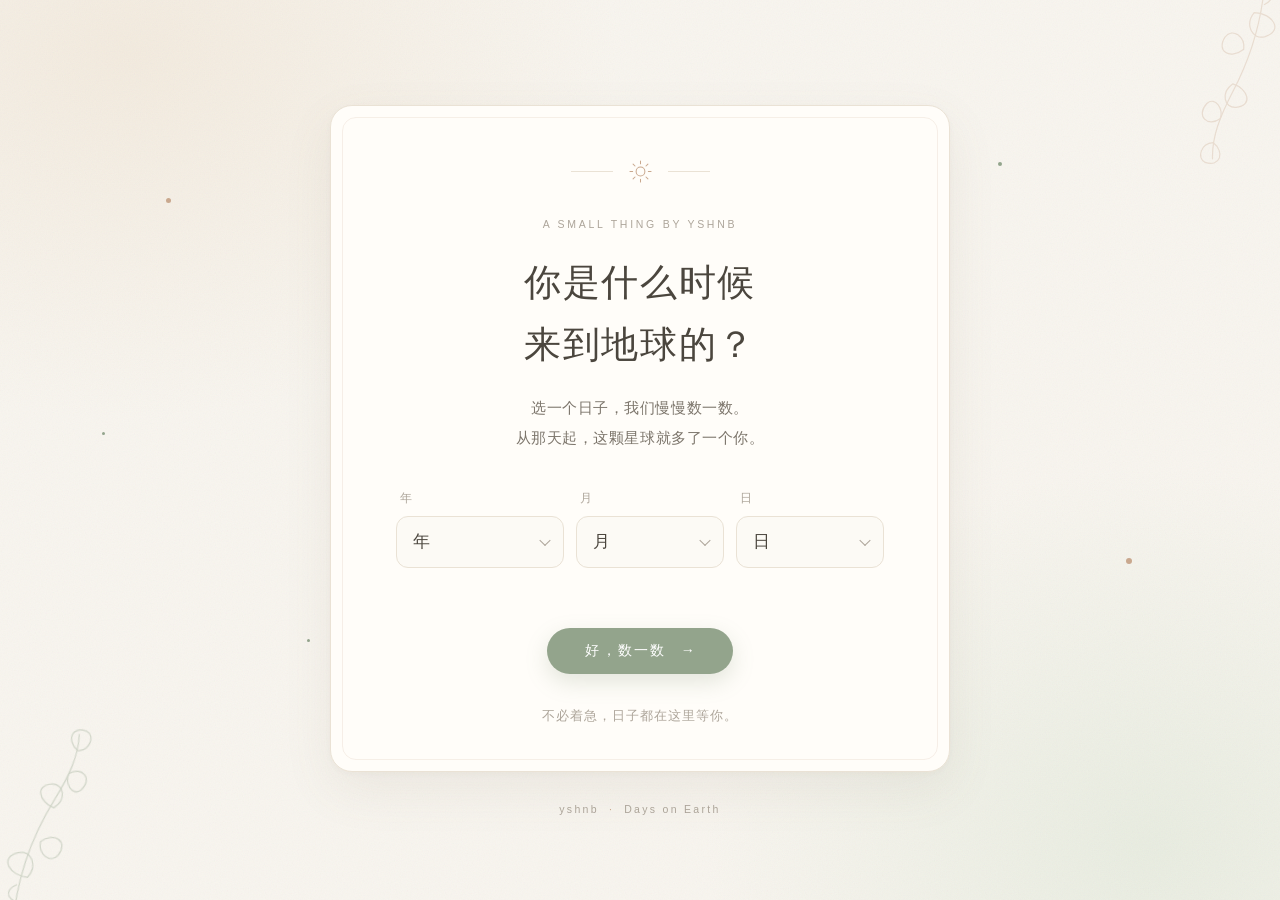
<file: index.html>
<!DOCTYPE html>
<html lang="zh-CN">
<head>
<meta charset="UTF-8">
<meta name="viewport" content="width=device-width, initial-scale=1">
<title>yshnb · 你已经在地球上生活了多少天</title>
<meta name="description" content="输入你的生日，看看你已经在这颗星球上生活了多少天。yshnb 做的一个小站。">
<meta name="keywords" content="yshnb,在地球的日子,生日算天数,活了多少天,出生天数计算,days on earth">
<meta name="robots" content="index,follow">
<meta name="author" content="yshnb">
<meta name="theme-color" content="#F8F5EF">
<meta property="og:type" content="website">
<meta property="og:site_name" content="yshnb">
<meta property="og:title" content="yshnb · 你已经在地球上生活了多少天">
<meta property="og:description" content="输入你的生日，看看你已经在这颗星球上生活了多少天。">
<meta property="og:locale" content="zh_CN">
<meta name="twitter:card" content="summary">
<link rel="icon" type="image/svg+xml" href="favicon.svg">
<link rel="stylesheet" href="style.css">
<script type="application/ld+json">
{"@context":"https://schema.org","@type":"WebApplication","name":"yshnb","alternateName":"在地球的日子","applicationCategory":"LifestyleApplication","operatingSystem":"任意现代浏览器","inLanguage":"zh-CN","description":"输入生日，计算你已经在地球上生活了多少天，并附上一句温柔的话。","offers":{"@type":"Offer","price":"0","priceCurrency":"CNY"},"isAccessibleForFree":true}
</script>
<link rel="canonical" href="https://666yu-abc.github.io/yshnb/">
<meta property="og:url" content="https://666yu-abc.github.io/yshnb/">
</head>
<body>

<div class="bg-layer" aria-hidden="true">
  <div class="grain"></div>
  <span class="mote" style="--x:13%;--y:22%;--s:5px;--c:var(--clay);--dur:11s;--delay:0s"></span>
  <span class="mote" style="--x:24%;--y:71%;--s:3px;--c:var(--sage);--dur:13s;--delay:-3s"></span>
  <span class="mote" style="--x:78%;--y:18%;--s:4px;--c:var(--sage);--dur:10s;--delay:-5s"></span>
  <span class="mote" style="--x:88%;--y:62%;--s:6px;--c:var(--clay);--dur:14s;--delay:-2s"></span>
  <span class="mote" style="--x:67%;--y:84%;--s:3px;--c:var(--clay);--dur:12s;--delay:-7s"></span>
  <span class="mote" style="--x:8%;--y:48%;--s:3px;--c:var(--sage);--dur:15s;--delay:-9s"></span>
</div>

<svg class="defs" aria-hidden="true"><symbol id="sprig" viewBox="0 0 160 220">
  <g fill="none" stroke="currentColor" stroke-width="1.2" stroke-linecap="round" stroke-linejoin="round">
    <path d="M18 214 C 28 168, 48 128, 78 92 C 96 70, 108 52, 112 30"/>
    <path d="M40 166 C 22 162, 14 142, 34 140 C 48 139, 52 156, 40 166 Z"/>
    <path d="M58 132 C 74 124, 86 136, 74 148 C 64 156, 54 144, 58 132 Z"/>
    <path d="M76 100 C 62 92, 60 74, 78 76 C 90 78, 90 94, 76 100 Z"/>
    <path d="M96 68 C 110 62, 120 76, 106 86 C 96 92, 90 76, 96 68 Z"/>
    <path d="M108 46 C 98 34, 106 20, 120 28 C 128 34, 120 48, 108 46 Z"/>
    <path d="M32 190 C 18 190, 12 176, 28 172"/>
  </g>
</symbol></svg>
<svg class="sprig sprig-left" viewBox="0 0 160 220" aria-hidden="true"><use href="#sprig"/></svg>
<svg class="sprig sprig-right" viewBox="0 0 160 220" aria-hidden="true"><use href="#sprig"/></svg>

<main class="stage">
  <section class="card" aria-labelledby="q-title">
    <div class="card-mark" aria-hidden="true">
      <span class="rule"></span>
      <svg class="sun" viewBox="0 0 32 32" fill="none">
        <circle cx="16" cy="16" r="5.2" stroke="currentColor" stroke-width="1.2"/>
        <g stroke="currentColor" stroke-width="1.2" stroke-linecap="round">
          <path d="M16 3.5v3.2M16 25.3v3.2M3.5 16h3.2M25.3 16h3.2M7.2 7.2l2.3 2.3M22.5 22.5l2.3 2.3M24.8 7.2l-2.3 2.3M9.5 22.5l-2.3 2.3"/>
        </g>
      </svg>
      <span class="rule"></span>
    </div>

    <p class="eyebrow">A Small Thing by yshnb</p>
    <h1 id="q-title">你是什么时候<br>来到地球的？</h1>
    <p class="lede">选一个日子，我们慢慢数一数。<br>从那天起，这颗星球就多了一个你。</p>

    <form id="birth-form" class="birth-form" action="result.html" method="get" novalidate>
      <div class="selects">
        <label class="field field-year">
          <span class="field-label">年</span>
          <span class="select-wrap"><select id="year" name="y" aria-label="出生年份"></select></span>
        </label>
        <label class="field">
          <span class="field-label">月</span>
          <span class="select-wrap"><select id="month" name="m" aria-label="出生月份"></select></span>
        </label>
        <label class="field">
          <span class="field-label">日</span>
          <span class="select-wrap"><select id="day" name="d" aria-label="出生日期"></select></span>
        </label>
      </div>
      <p class="hint" id="hint" role="status" aria-live="polite"></p>
      <button class="primary-btn" type="submit">好，数一数 <span aria-hidden="true">&rarr;</span></button>
    </form>

    <p class="foot-note">不必着急，日子都在这里等你。</p>
  </section>

  <footer class="site-footer">
    <span>yshnb</span><span class="dot">&middot;</span><span>Days on Earth</span>
  </footer>
</main>

<script src="app.js"></script>
</body>
</html>
</file>
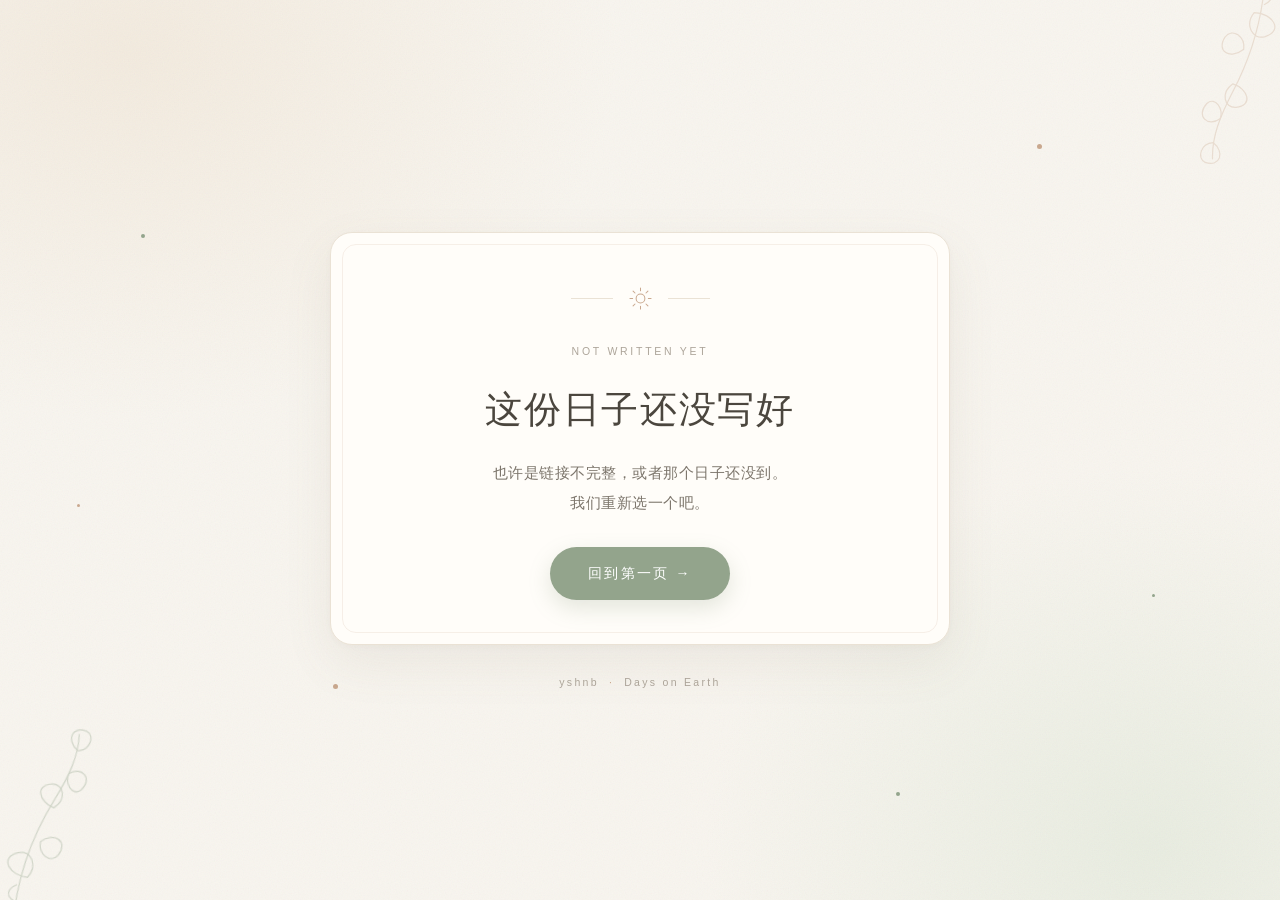
<file: result.html>
<!DOCTYPE html>
<html lang="zh-CN">
<head>
<meta charset="UTF-8">
<meta name="viewport" content="width=device-width, initial-scale=1">
<title>你的日子 · yshnb</title>
<meta name="description" content="从出生那天到今天，你已经在这颗星球上走过了这么多天。yshnb 做的一个小站。">
<meta name="robots" content="index,follow">
<meta name="theme-color" content="#F8F5EF">
<meta property="og:type" content="website">
<meta property="og:site_name" content="yshnb">
<meta property="og:title" content="你已经走过的日子 · yshnb">
<meta property="og:description" content="从出生那天到今天，你和这颗星球一起走过了这么多天。">
<meta property="og:locale" content="zh_CN">
<link rel="icon" type="image/svg+xml" href="favicon.svg">
<link rel="stylesheet" href="style.css">
<link rel="canonical" href="https://666yu-abc.github.io/yshnb/">
<meta property="og:url" content="https://666yu-abc.github.io/yshnb/">
</head>
<body>

<div class="bg-layer" aria-hidden="true">
  <div class="grain"></div>
  <span class="mote" style="--x:11%;--y:26%;--s:4px;--c:var(--sage);--dur:12s;--delay:-1s"></span>
  <span class="mote" style="--x:26%;--y:76%;--s:5px;--c:var(--clay);--dur:14s;--delay:-4s"></span>
  <span class="mote" style="--x:81%;--y:16%;--s:5px;--c:var(--clay);--dur:11s;--delay:-6s"></span>
  <span class="mote" style="--x:90%;--y:66%;--s:3px;--c:var(--sage);--dur:13s;--delay:-2s"></span>
  <span class="mote" style="--x:70%;--y:88%;--s:4px;--c:var(--sage);--dur:15s;--delay:-8s"></span>
  <span class="mote" style="--x:6%;--y:56%;--s:3px;--c:var(--clay);--dur:10s;--delay:-3s"></span>
</div>

<svg class="defs" aria-hidden="true"><symbol id="sprig" viewBox="0 0 160 220">
  <g fill="none" stroke="currentColor" stroke-width="1.2" stroke-linecap="round" stroke-linejoin="round">
    <path d="M18 214 C 28 168, 48 128, 78 92 C 96 70, 108 52, 112 30"/>
    <path d="M40 166 C 22 162, 14 142, 34 140 C 48 139, 52 156, 40 166 Z"/>
    <path d="M58 132 C 74 124, 86 136, 74 148 C 64 156, 54 144, 58 132 Z"/>
    <path d="M76 100 C 62 92, 60 74, 78 76 C 90 78, 90 94, 76 100 Z"/>
    <path d="M96 68 C 110 62, 120 76, 106 86 C 96 92, 90 76, 96 68 Z"/>
    <path d="M108 46 C 98 34, 106 20, 120 28 C 128 34, 120 48, 108 46 Z"/>
    <path d="M32 190 C 18 190, 12 176, 28 172"/>
  </g>
</symbol></svg>
<svg class="sprig sprig-left" viewBox="0 0 160 220" aria-hidden="true"><use href="#sprig"/></svg>
<svg class="sprig sprig-right" viewBox="0 0 160 220" aria-hidden="true"><use href="#sprig"/></svg>

<main class="stage">
  <section class="card result-card" aria-labelledby="r-title">
    <div class="card-mark" aria-hidden="true">
      <span class="rule"></span>
      <svg class="sun" viewBox="0 0 32 32" fill="none">
        <circle cx="16" cy="16" r="5.2" stroke="currentColor" stroke-width="1.2"/>
        <g stroke="currentColor" stroke-width="1.2" stroke-linecap="round">
          <path d="M16 3.5v3.2M16 25.3v3.2M3.5 16h3.2M25.3 16h3.2M7.2 7.2l2.3 2.3M22.5 22.5l2.3 2.3M24.8 7.2l-2.3 2.3M9.5 22.5l-2.3 2.3"/>
        </g>
      </svg>
      <span class="rule"></span>
    </div>

    <p class="eyebrow">Days on Earth &middot; yshnb</p>
    <h1 class="result-title" id="r-title">你已经在这颗蓝色星球上，<br>生活了</h1>

    <div class="number-wrap">
      <span class="big-number" id="days" aria-live="polite">0</span>
      <span class="unit">天</span>
    </div>

    <p class="birth-line">从 <time id="birth-date"></time> 起，到 <time id="today-date"></time></p>
    <p class="count-note">（把出生那天和今天，都算进去了）</p>

    <div class="divider" aria-hidden="true"><span class="divider-mark"></span></div>
    <blockquote class="quote" id="quote"></blockquote>

    <div class="mini-facts">
      <div class="fact">
        <span class="fact-num" id="age"></span>
        <span class="fact-label">已经走过的年岁</span>
      </div>
      <div class="fact">
        <span class="fact-num" id="next-bday"></span>
        <span class="fact-label" id="next-label">天后是下一个生日</span>
      </div>
    </div>

    <div class="actions">
      <button class="ghost-btn" id="copy-btn" type="button">复制这份日子</button>
      <a class="text-link" href="index.html">重新选一个日子 &nearr;</a>
    </div>

    <p class="foot-note">往后的日子，也请慢慢来。</p>
  </section>

  <footer class="site-footer">
    <span>yshnb</span><span class="dot">&middot;</span><span>Days on Earth</span>
  </footer>
</main>

<div class="toast" id="toast" role="status">链接已复制，可以把这份日子分享出去啦</div>
<script src="result.js"></script>
</body>
</html>
</file>
<file: style.css>
/* 在地球的日子 — 柔和、朴素，但不简陋 */

:root {
  --bg: #F8F5EF;
  --card: #FFFDF9;
  --ink: #4B463E;
  --ink-soft: #7C756B;
  --ink-faint: #ADA59A;
  --line: #EAE2D5;
  --sage: #93A48C;
  --sage-deep: #7E9077;
  --sage-soft: #E7ECE3;
  --clay: #C9A88E;
  --clay-soft: #F2E7DA;
  --serif: "Songti SC", "STSong", "Noto Serif CJK SC", "Source Han Serif SC", Georgia, "Times New Roman", serif;
  --sans: -apple-system, BlinkMacSystemFont, "PingFang SC", "Hiragino Sans GB", "Microsoft YaHei", sans-serif;
}

* { box-sizing: border-box; }
html, body { margin: 0; padding: 0; }
html { -webkit-text-size-adjust: 100%; }

body {
  min-height: 100vh;
  color: var(--ink);
  font-family: var(--sans);
  font-size: 16px;
  line-height: 1.8;
  -webkit-font-smoothing: antialiased;
  overflow-x: hidden;
  background:
    radial-gradient(700px 520px at 10% 6%, rgba(233, 216, 192, .34), transparent 70%),
    radial-gradient(640px 540px at 90% 94%, rgba(206, 222, 200, .36), transparent 70%),
    var(--bg);
}

::selection { background: var(--sage-soft); color: var(--ink); }

/* ---------- 背景里的小东西 ---------- */
.bg-layer { position: fixed; inset: 0; pointer-events: none; z-index: 0; }
.grain {
  position: absolute; inset: 0; opacity: .055;
  background-image: url("data:image/svg+xml,%3Csvg xmlns='http://www.w3.org/2000/svg' width='180' height='180'%3E%3Cfilter id='n'%3E%3CfeTurbulence type='fractalNoise' baseFrequency='0.82' numOctaves='3' stitchTiles='stitch'/%3E%3C/filter%3E%3Crect width='100%25' height='100%25' filter='url(%23n)'/%3E%3C/svg%3E");
}
.mote {
  position: absolute;
  left: var(--x); top: var(--y);
  width: var(--s); height: var(--s);
  border-radius: 50%;
  background: var(--c);
  animation: drift var(--dur) ease-in-out var(--delay) infinite alternate;
}
@keyframes drift {
  from { transform: translate3d(0, 0, 0); opacity: .22; }
  to   { transform: translate3d(7px, -20px, 0); opacity: .58; }
}

.defs { position: absolute; width: 0; height: 0; overflow: hidden; }
.sprig {
  position: fixed; width: 158px; height: 218px;
  pointer-events: none; z-index: 0;
  color: var(--sage); opacity: .38;
}
.sprig-left  { left: -20px; bottom: -26px; transform: rotate(-8deg); }
.sprig-right { right: -26px; top: -34px; transform: rotate(168deg); color: var(--clay); opacity: .3; }

/* ---------- 版心与纸卡 ---------- */
.stage {
  position: relative; z-index: 1;
  min-height: 100vh;
  display: flex; flex-direction: column;
  align-items: center; justify-content: center;
  padding: 56px 20px 32px;
}
.card {
  position: relative;
  width: min(100%, 620px);
  padding: 52px 56px 44px;
  text-align: center;
  background: var(--card);
  border: 1px solid var(--line);
  border-radius: 22px;
  box-shadow: 0 18px 50px rgba(122, 108, 86, .09), 0 2px 8px rgba(122, 108, 86, .04);
  animation: rise .85s cubic-bezier(.2, .7, .3, 1) both;
}
.card::before {
  content: "";
  position: absolute; inset: 11px;
  border: 1px solid rgba(201, 168, 142, .17);
  border-radius: 14px;
  pointer-events: none;
}
@keyframes rise {
  from { opacity: 0; transform: translateY(16px); }
  to   { opacity: 1; transform: none; }
}

.card-mark { display: flex; align-items: center; justify-content: center; gap: 14px; margin-bottom: 30px; }
.card-mark .rule { width: 42px; height: 1px; background: var(--line); }
.sun { width: 27px; height: 27px; color: var(--clay); }

.eyebrow {
  margin: 0 0 18px;
  font-size: 10.5px; letter-spacing: .26em; text-transform: uppercase;
  color: var(--ink-faint);
}
h1 {
  margin: 0 0 18px;
  font-family: var(--serif); font-weight: 400;
  font-size: clamp(27px, 4.6vw, 37px);
  line-height: 1.68; letter-spacing: .045em;
}
.lede {
  margin: 0;
  font-size: 14.5px; line-height: 2.05;
  letter-spacing: .035em; color: var(--ink-soft);
}

/* ---------- 生日选择 ---------- */
.birth-form { margin-top: 34px; }
.selects { display: flex; justify-content: center; gap: 12px; }
.field { flex: 0 1 148px; min-width: 0; text-align: left; }
.field-year { flex-basis: 168px; }
.field-label {
  display: block; margin-bottom: 8px; padding-left: 4px;
  font-size: 11.5px; letter-spacing: .2em; color: var(--ink-faint);
}
.select-wrap { position: relative; }
.select-wrap::after {
  content: ""; position: absolute; right: 15px; top: 50%;
  width: 7px; height: 7px;
  border-right: 1.4px solid var(--ink-faint);
  border-bottom: 1.4px solid var(--ink-faint);
  transform: translateY(-70%) rotate(45deg);
  pointer-events: none;
}
select {
  appearance: none; -webkit-appearance: none;
  width: 100%; padding: 12px 34px 12px 16px;
  font-family: var(--serif); font-size: 17px; line-height: 1.5;
  color: var(--ink);
  background: #FCFAF5;
  border: 1px solid var(--line); border-radius: 12px;
  cursor: pointer;
  transition: border-color .25s, box-shadow .25s, background .25s;
}
select:hover { border-color: #D8CDBB; }
select:focus {
  outline: none; background: #fff;
  border-color: var(--sage);
  box-shadow: 0 0 0 3px rgba(147, 164, 140, .16);
}
.hint {
  min-height: 20px; margin: 14px 0 0;
  font-size: 12.5px; letter-spacing: .04em; color: #B0795C;
}

.primary-btn {
  display: inline-block; margin-top: 26px;
  padding: 14px 38px;
  font-family: var(--sans); font-size: 14px; letter-spacing: .16em;
  color: #fff; text-decoration: none;
  background: var(--sage); border: none; border-radius: 999px;
  cursor: pointer;
  box-shadow: 0 8px 22px rgba(126, 144, 119, .22);
  transition: transform .25s, background .25s, box-shadow .25s;
}
.primary-btn:hover {
  background: var(--sage-deep); transform: translateY(-2px);
  box-shadow: 0 12px 26px rgba(126, 144, 119, .28);
}
.primary-btn:active { transform: translateY(0); }
.primary-btn span { margin-left: 8px; letter-spacing: 0; }

.foot-note {
  margin: 30px 0 0;
  font-family: var(--serif); font-size: 13px;
  letter-spacing: .08em; color: var(--ink-faint);
}
.site-footer {
  margin-top: 28px;
  display: flex; align-items: center; gap: 10px;
  font-size: 10.5px; letter-spacing: .22em; color: var(--ink-faint);
}
.site-footer .dot { color: var(--clay); }

/* ---------- 结果页 ---------- */
.result-title { font-size: clamp(20px, 3.2vw, 26px); line-height: 1.8; margin-bottom: 4px; }
.number-wrap {
  display: flex; align-items: baseline; justify-content: center; gap: 12px;
  margin: 22px 0 8px;
}
.big-number {
  font-family: Georgia, "Times New Roman", var(--serif);
  font-size: clamp(62px, 13vw, 108px);
  font-weight: 400; line-height: 1.05; letter-spacing: -.02em;
  font-variant-numeric: tabular-nums;
  color: var(--ink);
}
.unit { font-family: var(--serif); font-size: 22px; letter-spacing: .1em; color: var(--ink-soft); }
.birth-line { margin: 6px 0 0; font-size: 13.5px; letter-spacing: .04em; color: var(--ink-soft); }
.birth-line time { font-family: var(--serif); font-size: 15px; color: var(--ink); }
.count-note { margin: 6px 0 0; font-size: 11.5px; color: var(--ink-faint); }

.divider {
  display: flex; align-items: center; gap: 16px;
  max-width: 250px; margin: 30px auto 24px;
}
.divider::before, .divider::after { content: ""; flex: 1; height: 1px; background: var(--line); }
.divider-mark {
  width: 6px; height: 6px; flex: none;
  background: var(--clay); transform: rotate(45deg); opacity: .75;
}
.quote {
  margin: 0 auto; max-width: 430px;
  font-family: var(--serif); font-size: 17px;
  line-height: 2.05; letter-spacing: .05em; color: var(--ink);
}

.mini-facts {
  display: flex; max-width: 430px; margin: 32px auto 0; padding: 18px 0;
  border-top: 1px solid var(--line); border-bottom: 1px solid var(--line);
}
.fact { flex: 1; display: flex; flex-direction: column; gap: 2px; }
.fact + .fact { border-left: 1px solid var(--line); }
.fact-num { font-family: Georgia, var(--serif); font-size: 26px; color: var(--sage-deep); }
.fact-label { font-size: 11.5px; letter-spacing: .06em; color: var(--ink-faint); }

.actions { margin-top: 30px; display: flex; flex-direction: column; align-items: center; gap: 15px; }
.ghost-btn {
  padding: 10px 26px;
  font-family: var(--sans); font-size: 13px; letter-spacing: .1em;
  color: var(--ink-soft); background: transparent;
  border: 1px solid var(--line); border-radius: 999px; cursor: pointer;
  transition: border-color .25s, color .25s, background .25s;
}
.ghost-btn:hover { border-color: var(--sage); color: var(--sage-deep); background: var(--sage-soft); }
.text-link {
  font-size: 12.5px; color: var(--ink-faint); text-decoration: none;
  border-bottom: 1px solid var(--line); padding-bottom: 2px;
  transition: color .25s, border-color .25s;
}
.text-link:hover { color: var(--sage-deep); border-color: var(--sage); }

.toast {
  position: fixed; left: 50%; bottom: 36px; z-index: 9;
  transform: translate(-50%, 12px); opacity: 0; pointer-events: none;
  padding: 11px 22px;
  font-size: 13px; letter-spacing: .05em;
  color: #FBF8F2; background: var(--ink);
  border-radius: 999px; box-shadow: 0 8px 24px rgba(0, 0, 0, .14);
  transition: opacity .3s, transform .3s;
}
.toast.show { opacity: 1; transform: translate(-50%, 0); }

/* ---------- 适配 ---------- */
@media (max-width: 560px) {
  .stage { padding: 32px 16px 24px; }
  .card { padding: 40px 24px 34px; border-radius: 18px; }
  .card::before { inset: 8px; border-radius: 12px; }
  .selects { gap: 8px; }
  .field-year { flex-basis: 40%; }
  .field-label { padding-left: 2px; }
  select { padding: 10px 26px 10px 10px; font-size: 15px; }
  .select-wrap::after { right: 11px; }
  .quote { font-size: 15.5px; }
  .sprig { opacity: .2; }
  .toast { bottom: 22px; max-width: 88vw; text-align: center; }
}
@media (prefers-reduced-motion: reduce) {
  *, *::before, *::after { animation-duration: .01ms !important; transition-duration: .01ms !important; }
}
</file>
